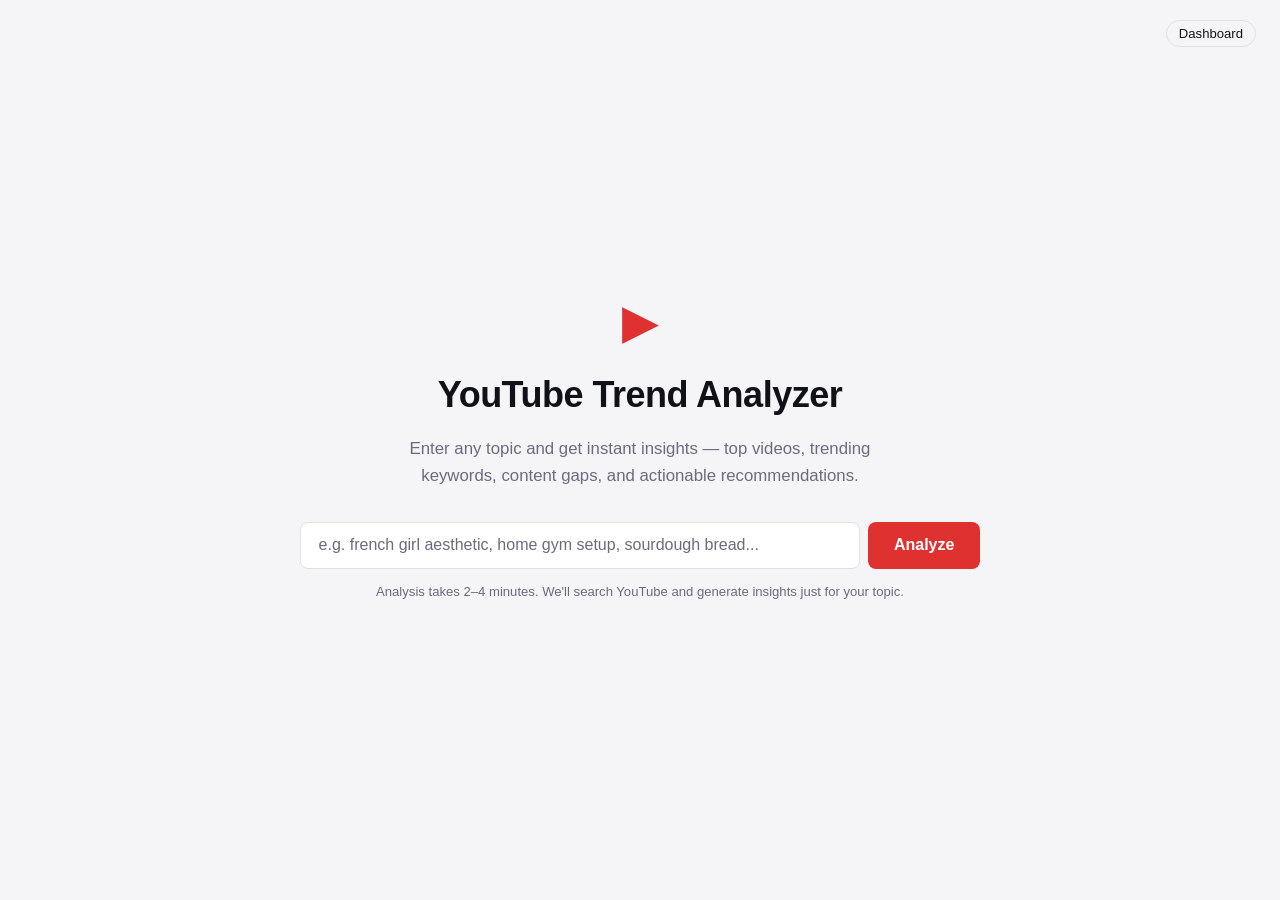
<file: templates/index.html>
<!DOCTYPE html>
<html lang="en">
<head>
  <meta charset="UTF-8" />
  <meta name="viewport" content="width=device-width, initial-scale=1.0" />
  <title>YouTube Trend Analyzer</title>
  <link rel="stylesheet" href="/static/style.css" />
</head>
<body class="index-page">

  <nav class="index-nav">
    <a href="/dashboard" class="nav-link">Dashboard</a>
  </nav>

  <div class="hero">
    <div class="hero-inner">
      <div class="logo">▶</div>
      <h1>YouTube Trend Analyzer</h1>
      <p class="subtitle">Enter any topic and get instant insights — top videos, trending keywords, content gaps, and actionable recommendations.</p>

      <form id="analyzeForm" class="search-form">
        <div class="input-row">
          <input
            type="text"
            id="topicInput"
            name="topic"
            placeholder="e.g. french girl aesthetic, home gym setup, sourdough bread..."
            autocomplete="off"
            required
          />
          <button type="submit" id="runBtn">Analyze</button>
        </div>
        <p class="hint">Analysis takes 2–4 minutes. We'll search YouTube and generate insights just for your topic.</p>
      </form>

      <!-- Progress section (hidden until run starts) -->
      <div id="progressSection" class="progress-section hidden">
        <div class="progress-bar-wrap">
          <div class="progress-bar" id="progressBar"></div>
        </div>
        <p id="progressMsg" class="progress-msg">Starting...</p>
        <ul id="progressLog" class="progress-log"></ul>
      </div>
    </div>
  </div>

  <script>
    const STEPS = ["expand", "search", "details", "channels", "analyze", "done"];
    const STEP_PCT = { expand: 10, search: 35, details: 55, channels: 70, analyze: 90, done: 100, error: 100 };

    const form = document.getElementById("analyzeForm");
    const runBtn = document.getElementById("runBtn");
    const progressSection = document.getElementById("progressSection");
    const progressBar = document.getElementById("progressBar");
    const progressMsg = document.getElementById("progressMsg");
    const progressLog = document.getElementById("progressLog");

    form.addEventListener("submit", async (e) => {
      e.preventDefault();
      const topic = document.getElementById("topicInput").value.trim();
      if (!topic) return;

      runBtn.disabled = true;
      runBtn.textContent = "Running...";
      progressSection.classList.remove("hidden");
      progressLog.innerHTML = "";
      setProgress(5, "Kicking off pipeline...");

      // Start the job
      const formData = new FormData();
      formData.append("topic", topic);
      const res = await fetch("/analyze", { method: "POST", body: formData });
      const { job_id, error } = await res.json();

      if (error) {
        setProgress(100, "Error: " + error);
        runBtn.disabled = false;
        runBtn.textContent = "Analyze";
        return;
      }

      // Stream progress via SSE
      const evtSource = new EventSource(`/stream/${job_id}`);
      evtSource.onmessage = (event) => {
        const data = JSON.parse(event.data);
        const pct = STEP_PCT[data.step] || 50;
        setProgress(pct, data.message);
        addLog(data.step, data.message);

        if (data.step === "done") {
          evtSource.close();
          setTimeout(() => {
            window.location.href = `/report/${job_id}`;
          }, 600);
        } else if (data.step === "error") {
          evtSource.close();
          progressMsg.style.color = "#ef4444";
          runBtn.disabled = false;
          runBtn.textContent = "Try Again";
        }
      };
      evtSource.onerror = () => {
        evtSource.close();
        setProgress(100, "Connection lost. Please try again.");
        runBtn.disabled = false;
        runBtn.textContent = "Try Again";
      };
    });

    function setProgress(pct, msg) {
      progressBar.style.width = pct + "%";
      progressMsg.textContent = msg;
    }

    function addLog(step, msg) {
      const li = document.createElement("li");
      li.textContent = msg;
      li.className = "log-item";
      progressLog.appendChild(li);
      progressLog.scrollTop = progressLog.scrollHeight;
    }
  </script>
</body>
</html>
</file>
<file: static/style.css>
/* ============================================================
   YouTube Trend Analyzer — Global Styles
   ============================================================ */

*, *::before, *::after { box-sizing: border-box; margin: 0; padding: 0; }

:root {
  --bg: #f5f5f7;
  --surface: #ffffff;
  --surface2: #f0f0f3;
  --border: #e0e0e6;
  --accent: #e03131;
  --accent2: #f76707;
  --text: #111118;
  --text-muted: #6b6b80;
  --green: #2f9e44;
  --yellow: #e67700;
  --blue: #1971c2;
  --radius: 12px;
  --radius-sm: 8px;
}

html, body { height: 100%; font-family: -apple-system, BlinkMacSystemFont, "Segoe UI", sans-serif; background: var(--bg); color: var(--text); line-height: 1.6; }

a { color: inherit; text-decoration: none; }
.hidden { display: none !important; }

/* ============================================================
   INDEX PAGE
   ============================================================ */

.index-page { display: flex; align-items: center; justify-content: center; min-height: 100vh; padding: 2rem; }

.hero { width: 100%; max-width: 680px; }

.hero-inner { text-align: center; }

.logo { font-size: 3rem; color: var(--accent); margin-bottom: 1.25rem; line-height: 1; }

.hero h1 { font-size: 2.25rem; font-weight: 700; letter-spacing: -0.5px; margin-bottom: 0.75rem; }

.subtitle { font-size: 1.05rem; color: var(--text-muted); max-width: 520px; margin: 0 auto 2rem; }

/* Search form */
.search-form { margin-top: 2rem; }

.input-row { display: flex; gap: 0.5rem; }

.input-row input {
  flex: 1;
  background: var(--surface);
  border: 1.5px solid var(--border);
  color: var(--text);
  border-radius: var(--radius-sm);
  padding: 0.85rem 1.1rem;
  font-size: 1rem;
  outline: none;
  transition: border-color 0.2s;
}
.input-row input:focus { border-color: var(--accent); }
.input-row input::placeholder { color: var(--text-muted); }

.input-row button {
  background: var(--accent);
  color: #fff;
  border: none;
  border-radius: var(--radius-sm);
  padding: 0.85rem 1.6rem;
  font-size: 1rem;
  font-weight: 600;
  cursor: pointer;
  white-space: nowrap;
  transition: opacity 0.2s;
}
.input-row button:hover { opacity: 0.88; }
.input-row button:disabled { opacity: 0.5; cursor: not-allowed; }

.hint { font-size: 0.82rem; color: var(--text-muted); margin-top: 0.75rem; }

/* Progress */
.progress-section { margin-top: 2.5rem; text-align: left; }

.progress-bar-wrap { height: 6px; background: var(--surface2); border-radius: 99px; overflow: hidden; margin-bottom: 0.85rem; }

.progress-bar { height: 100%; width: 0%; background: linear-gradient(90deg, var(--accent), var(--accent2)); border-radius: 99px; transition: width 0.5s ease; }

.progress-msg { font-size: 0.9rem; color: var(--text-muted); margin-bottom: 0.6rem; }

.progress-log { list-style: none; max-height: 140px; overflow-y: auto; font-size: 0.82rem; color: var(--text-muted); }

.log-item { padding: 0.2rem 0; border-bottom: 1px solid var(--border); }
.log-item::before { content: "✓ "; color: var(--green); }

/* ============================================================
   REPORT PAGE
   ============================================================ */

.report-page { min-height: 100vh; }

/* Header */
.report-header { background: var(--surface); border-bottom: 1px solid var(--border); padding: 1rem 2rem; position: sticky; top: 0; z-index: 100; }

.header-inner { max-width: 1200px; margin: 0 auto; display: flex; align-items: center; gap: 1.5rem; }

.back-link { font-size: 0.85rem; color: var(--text-muted); white-space: nowrap; transition: color 0.2s; }
.back-link:hover { color: var(--text); }

.header-title { display: flex; align-items: center; gap: 0.6rem; flex: 1; min-width: 0; }

.logo-sm { color: var(--accent); font-size: 1.25rem; }

.header-title h1 { font-size: 1.15rem; font-weight: 600; white-space: nowrap; overflow: hidden; text-overflow: ellipsis; }

.report-date { font-size: 0.8rem; color: var(--text-muted); white-space: nowrap; }

/* Loading */
.loading-state { display: flex; flex-direction: column; align-items: center; justify-content: center; gap: 1rem; min-height: 60vh; color: var(--text-muted); }

.spinner { width: 36px; height: 36px; border: 3px solid var(--border); border-top-color: var(--accent); border-radius: 50%; animation: spin 0.8s linear infinite; }
@keyframes spin { to { transform: rotate(360deg); } }

/* Report layout */
.report-content { max-width: 1200px; margin: 0 auto; padding: 2rem; }

/* KPI bar */
.kpi-bar { display: grid; grid-template-columns: repeat(5, 1fr); gap: 1rem; margin-bottom: 2rem; }

@media (max-width: 700px) { .kpi-bar { grid-template-columns: repeat(2, 1fr); } }

.kpi-card { background: var(--surface); border: 1px solid var(--border); border-radius: var(--radius); padding: 1.25rem 1.5rem; display: flex; flex-direction: column; gap: 0.35rem; }

.kpi-value { font-size: 1.6rem; font-weight: 700; color: var(--text); line-height: 1; }

.kpi-label { font-size: 0.78rem; color: var(--text-muted); text-transform: uppercase; letter-spacing: 0.05em; }

/* Grid */
.report-grid { display: grid; grid-template-columns: 1fr 1fr; gap: 1.25rem; }

@media (max-width: 900px) { .report-grid { grid-template-columns: 1fr; } }

.card { background: var(--surface); border: 1px solid var(--border); border-radius: var(--radius); padding: 1.5rem; }

.full-width { grid-column: 1 / -1; }

.card-title { font-size: 1rem; font-weight: 600; margin-bottom: 1rem; display: flex; align-items: center; gap: 0.6rem; }

.card-desc { font-size: 0.85rem; color: var(--text-muted); margin-bottom: 1rem; margin-top: -0.5rem; }

.badge { font-size: 0.7rem; background: rgba(34,197,94,0.15); color: var(--green); border: 1px solid rgba(34,197,94,0.3); border-radius: 99px; padding: 0.2em 0.65em; font-weight: 600; }

.empty { color: var(--text-muted); font-size: 0.88rem; font-style: italic; }

/* Videos list */
.videos-list { display: flex; flex-direction: column; gap: 0.5rem; }

.video-row {
  display: flex;
  align-items: center;
  gap: 0.85rem;
  padding: 0.75rem;
  border-radius: var(--radius-sm);
  border: 1px solid transparent;
  transition: background 0.15s, border-color 0.15s;
  cursor: pointer;
}
.video-row:hover { background: var(--surface2); border-color: var(--border); }

.video-rank { font-size: 1rem; font-weight: 700; color: var(--text-muted); width: 1.5rem; text-align: center; flex-shrink: 0; }

.video-thumb { width: 100px; height: 56px; object-fit: cover; border-radius: 6px; flex-shrink: 0; background: var(--surface2); }

.video-info { flex: 1; min-width: 0; }

.video-title { font-size: 0.9rem; font-weight: 500; white-space: nowrap; overflow: hidden; text-overflow: ellipsis; margin-bottom: 0.25rem; }

.video-meta { font-size: 0.78rem; color: var(--text-muted); display: flex; align-items: center; flex-wrap: wrap; gap: 0.3rem; }

.dot { color: var(--border); }

.format-badge { font-size: 0.7rem; padding: 0.15em 0.55em; border-radius: 99px; font-weight: 600; margin-left: 0.2rem; }
.format-badge.short { background: #fff3cd; color: #7c5e00; }
.format-badge.mid { background: #dbeafe; color: #1e40af; }
.format-badge.long { background: #dcfce7; color: #166534; }
.format-badge.unknown { background: var(--surface2); color: var(--text-muted); }

.ext-icon { font-size: 0.9rem; color: var(--text-muted); flex-shrink: 0; }

/* Video item wrapper */
.video-item { border-radius: var(--radius-sm); overflow: hidden; }

.video-row { cursor: pointer; }

.video-row-actions { display: flex; align-items: center; gap: 0.6rem; flex-shrink: 0; }

.dropdown-toggle { font-size: 1rem; color: var(--text-muted); user-select: none; padding: 0.1rem 0.3rem; transition: transform 0.2s; }

/* Dropdown panel */
.video-dropdown { background: var(--surface2); border-top: 1px solid var(--border); padding: 1rem 1.25rem; display: flex; flex-direction: column; gap: 1rem; }

.dropdown-section { display: flex; flex-direction: column; gap: 0.4rem; }

.dropdown-label { font-size: 0.72rem; font-weight: 600; text-transform: uppercase; letter-spacing: 0.06em; color: var(--text-muted); }

.dropdown-desc { font-size: 0.85rem; color: var(--text-muted); line-height: 1.6; }

.dropdown-comments { list-style: none; display: flex; flex-direction: column; gap: 0.5rem; }

.dropdown-comment { font-size: 0.85rem; color: var(--text-muted); padding: 0.5rem 0.75rem; background: var(--surface); border-left: 2px solid var(--border); border-radius: 0 4px 4px 0; line-height: 1.5; }

/* Search keyword tags */
.search-keywords { display: flex; flex-wrap: wrap; gap: 0.5rem; }

.search-kw-tag {
  display: inline-block;
  font-size: 0.82rem;
  background: var(--surface2);
  border: 1px solid var(--border);
  border-radius: 999px;
  padding: 0.35em 1em;
  color: var(--text);
  white-space: nowrap;
}

.search-kw-sep { display: none; }

/* Keywords */
.keywords-list { display: flex; flex-direction: column; gap: 0.6rem; }

.kw-row { display: flex; align-items: center; gap: 0.75rem; }

.kw-term { font-size: 0.85rem; width: 150px; flex-shrink: 0; white-space: nowrap; overflow: hidden; text-overflow: ellipsis; }

.kw-bar-wrap { flex: 1; height: 8px; background: var(--surface2); border-radius: 99px; overflow: hidden; }

.kw-bar { height: 100%; background: linear-gradient(90deg, var(--accent), var(--accent2)); border-radius: 99px; transition: width 0.6s ease; }

.kw-count { font-size: 0.8rem; color: var(--text-muted); width: 2rem; text-align: right; flex-shrink: 0; }

/* Gaps */
.gaps-list { list-style: none; display: flex; flex-direction: column; gap: 0.5rem; }

.gap-item { font-size: 0.9rem; padding: 0.55rem 0.85rem; background: rgba(34,197,94,0.06); border: 1px solid rgba(34,197,94,0.18); border-radius: var(--radius-sm); }

/* Recommendations */
.recs-list { display: flex; flex-direction: column; gap: 0.75rem; padding-left: 0; list-style: none; counter-reset: recs; }

.rec-item { counter-increment: recs; display: flex; gap: 1rem; padding: 1rem 1.25rem; background: var(--surface2); border-radius: var(--radius-sm); font-size: 0.92rem; line-height: 1.55; }

.rec-item::before { content: counter(recs); font-weight: 700; font-size: 1rem; color: var(--accent); flex-shrink: 0; width: 1.25rem; }

/* Title Formulas */
.title-formulas-grid {
  display: grid;
  grid-template-columns: repeat(auto-fill, minmax(260px, 1fr));
  gap: 1rem;
}

.formula-card {
  background: var(--surface2);
  border: 1px solid var(--border);
  border-radius: var(--radius-sm);
  padding: 1rem 1.1rem;
  display: flex; flex-direction: column; gap: 0.55rem;
}

.formula-card-top {
  display: flex; align-items: center; justify-content: space-between;
}

.formula-hook-badge {
  font-size: 0.75rem; font-weight: 700;
  padding: 0.2rem 0.65rem;
  background: rgba(224, 49, 49, 0.08);
  color: var(--accent);
  border: 1px solid rgba(224, 49, 49, 0.2);
  border-radius: 999px;
}

.formula-count {
  font-size: 0.75rem; color: var(--muted, var(--text-muted));
}

.formula-template {
  font-size: 0.85rem; font-weight: 500;
  color: var(--text); font-style: italic;
}

.formula-stats {
  font-size: 0.78rem; color: var(--muted, var(--text-muted));
  display: flex; align-items: center; gap: 0.4rem;
}

.formula-example {
  display: flex; flex-direction: column; gap: 0.15rem;
  padding-top: 0.4rem;
  border-top: 1px solid var(--border);
}

.formula-example-label {
  font-size: 0.7rem; text-transform: uppercase;
  letter-spacing: 0.05em; color: var(--muted, var(--text-muted));
}

.formula-example-title {
  font-size: 0.8rem; color: var(--text);
  text-decoration: none; line-height: 1.4;
}
.formula-example-title:hover { text-decoration: underline; color: var(--accent); }

.formula-example-views {
  font-size: 0.75rem; color: var(--muted, var(--text-muted));
}

/* Title Suggestions */
.title-suggestions-wrap {
  margin-top: 1.5rem;
  padding-top: 1.25rem;
  border-top: 1px solid var(--border);
}

.title-suggestions-heading {
  font-size: 0.95rem; font-weight: 700;
  margin-bottom: 0.75rem;
}

.title-suggestions-list { display: flex; flex-direction: column; gap: 0.5rem; }

.title-suggestion-row {
  display: flex; align-items: center; gap: 0.75rem;
  padding: 0.65rem 0.9rem;
  background: var(--surface2);
  border-radius: var(--radius-sm);
}

.title-suggestion-num {
  font-size: 0.78rem; font-weight: 700;
  color: var(--accent); flex-shrink: 0; width: 1rem; text-align: center;
}

.title-suggestion-text {
  flex: 1; font-size: 0.88rem; line-height: 1.4;
}

.suggestion-copied {
  font-size: 0.75rem; color: var(--green);
  flex-shrink: 0;
}

/* Rising Channels */
.rising-channels-list { display: flex; flex-direction: column; gap: 0.5rem; }

.rising-channel-row {
  display: flex; align-items: center; justify-content: space-between; gap: 1rem;
  padding: 0.7rem 1rem; background: var(--surface2);
  border-radius: var(--radius-sm);
}

.rising-channel-info { display: flex; flex-direction: column; gap: 0.15rem; min-width: 0; }

.rising-channel-name { font-weight: 600; font-size: 0.92rem; }

.rising-channel-meta { font-size: 0.78rem; color: var(--muted, var(--text-muted)); }

.rising-ratio-badge {
  flex-shrink: 0; font-size: 0.78rem; font-weight: 700;
  padding: 0.25rem 0.65rem;
  background: rgba(32, 158, 68, 0.1); color: var(--green);
  border: 1px solid rgba(32, 158, 68, 0.25);
  border-radius: 999px; white-space: nowrap;
}

/* ============================================================
   POST GENERATOR — report.html additions
   ============================================================ */

/* Video select checkbox */
.video-select-cb {
  width: 16px; height: 16px; flex-shrink: 0; cursor: pointer;
  accent-color: var(--accent); margin-right: 0.25rem;
}

/* Sticky create-post bar */
.create-post-bar {
  position: fixed; bottom: 0; left: 0; right: 0; z-index: 100;
  background: var(--surface); border-top: 1px solid var(--border);
  padding: 0.85rem 1.5rem;
  display: flex; align-items: center; justify-content: space-between;
  gap: 1rem;
  box-shadow: 0 -2px 12px rgba(0,0,0,0.06);
}

.create-post-count {
  font-size: 0.9rem; color: var(--text-muted);
}

.create-post-bar.bar-has-selection .create-post-count {
  color: var(--text); font-weight: 600;
}

.create-post-btn {
  white-space: nowrap;
}

/* Add bottom padding to report page so bar doesn't overlap content */
.report-page .report-content { padding-bottom: 5rem; }

/* ============================================================
   POST GENERATOR — create_post.html
   ============================================================ */

.create-post-main {
  max-width: 820px; margin: 0 auto; padding: 2rem 1.5rem 4rem;
  display: flex; flex-direction: column; gap: 1.5rem;
}

/* Reference videos */
.ref-notice {
  font-size: 0.9rem; color: var(--text-muted);
  background: rgba(230,119,0,0.06); border: 1px solid rgba(230,119,0,0.18);
  border-radius: var(--radius-sm); padding: 0.65rem 1rem;
}

.ref-list { list-style: none; display: flex; flex-direction: column; gap: 0.35rem; }
.ref-item { font-size: 0.9rem; color: var(--text-muted); padding-left: 0.25rem; }

/* Photo dropzone */
.photo-dropzone {
  border: 2px dashed var(--border); border-radius: var(--radius);
  transition: border-color 0.2s, background 0.2s; cursor: pointer;
}

.photo-dropzone.drag-over {
  border-color: var(--accent); background: rgba(224,49,49,0.04);
}

.dropzone-inner {
  display: flex; flex-direction: column; align-items: center; justify-content: center;
  padding: 2rem 1rem; gap: 0.4rem;
}

.dropzone-icon { font-size: 1.8rem; }
.dropzone-text { font-size: 0.95rem; color: var(--text-muted); }
.dropzone-hint { font-size: 0.8rem; color: var(--text-muted); opacity: 0.7; }

/* Photo preview grid (upload order) */
.photo-preview-grid {
  display: flex; flex-wrap: wrap; gap: 0.75rem; margin-top: 1rem;
}

.photo-thumb-wrap {
  position: relative; width: 90px; height: 90px; border-radius: var(--radius-sm);
  overflow: hidden; border: 1px solid var(--border); flex-shrink: 0;
}

.photo-thumb-img {
  width: 100%; height: 100%; object-fit: cover; display: block;
}

.photo-order-badge {
  position: absolute; top: 4px; left: 4px;
  background: rgba(0,0,0,0.55); color: #fff;
  font-size: 0.7rem; font-weight: 700; line-height: 1;
  padding: 3px 6px; border-radius: 999px;
}

.photo-remove-btn {
  position: absolute; top: 4px; right: 4px;
  background: rgba(0,0,0,0.55); color: #fff; border: none;
  border-radius: 999px; width: 20px; height: 20px;
  font-size: 0.85rem; line-height: 1; cursor: pointer;
  display: flex; align-items: center; justify-content: center;
}

.photo-remove-btn:hover { background: var(--accent); }

/* Platform toggle — segmented control */
.platform-toggle {
  display: inline-flex; gap: 3px;
  background: var(--surface2); border-radius: 999px;
  padding: 3px; border: 1px solid var(--border);
  margin-bottom: 0.6rem;
}

.platform-btn {
  padding: 0.38rem 1.1rem;
  border: none; border-radius: 999px;
  background: transparent;
  font-size: 0.88rem; font-weight: 500; font-family: inherit;
  cursor: pointer; color: var(--text-muted);
  transition: background 0.15s, color 0.15s, box-shadow 0.15s;
  white-space: nowrap;
}

.platform-btn.active {
  background: var(--surface); color: var(--text); font-weight: 600;
  box-shadow: 0 1px 4px rgba(0,0,0,0.1);
}

/* Hint text below the segmented control */
.platform-hint {
  font-size: 0.78rem; color: var(--text-muted);
  margin-bottom: 0; margin-top: 0;
  display: block;
}

/* Platform options */
.platform-options { margin-top: 0; }

.field-label {
  display: block; font-size: 0.82rem; font-weight: 600;
  text-transform: uppercase; letter-spacing: 0.04em;
  color: var(--text-muted); margin-bottom: 0.5rem;
}

.tone-select {
  width: 100%; padding: 0.75rem 1rem;
  border: 1.5px solid var(--border); border-radius: var(--radius-sm);
  background: var(--surface); color: var(--text);
  font-size: 0.9rem; cursor: pointer; appearance: none;
  background-image: url("data:image/svg+xml,%3Csvg xmlns='http://www.w3.org/2000/svg' width='12' height='8' viewBox='0 0 12 8'%3E%3Cpath d='M1 1l5 5 5-5' stroke='%236b6b80' stroke-width='1.5' fill='none' stroke-linecap='round'/%3E%3C/svg%3E");
  background-repeat: no-repeat; background-position: right 1rem center;
  padding-right: 2.5rem;
}

.tone-select:focus { outline: none; border-color: var(--accent); }

/* RedNote style toggle */
.rn-style-toggle {
  display: flex; gap: 0.5rem; flex-wrap: wrap;
}

.rn-style-btn {
  padding: 0.5rem 1.1rem; border: 1.5px solid var(--border);
  border-radius: 999px; background: var(--surface);
  font-size: 0.88rem; cursor: pointer; color: var(--text-muted);
  transition: border-color 0.15s, color 0.15s, background 0.15s;
}

.rn-style-btn.active {
  border-color: var(--accent); color: var(--accent);
  background: rgba(224,49,49,0.06); font-weight: 600;
}

/* Ideas textarea */
.ideas-textarea {
  width: 100%; padding: 0.85rem 1rem;
  border: 1.5px solid var(--border); border-radius: var(--radius-sm);
  background: var(--surface); color: var(--text);
  font-size: 0.9rem; font-family: inherit; resize: vertical;
}

.ideas-textarea:focus { outline: none; border-color: var(--accent); }

.optional-tag {
  font-size: 0.75rem; font-weight: 400; color: var(--text-muted);
  margin-left: 0.4rem; text-transform: none; letter-spacing: 0;
}

/* ---- Base button ---- */
.btn {
  display: inline-flex; align-items: center; justify-content: center;
  gap: 0.4rem;
  padding: 0.55rem 1.4rem;
  border-radius: 999px;
  border: none;
  background: var(--text);
  color: #fff;
  font-size: 0.875rem; font-weight: 600; font-family: inherit;
  cursor: pointer; white-space: nowrap;
  transition: opacity 0.15s, transform 0.1s, box-shadow 0.15s;
  box-shadow: 0 1px 3px rgba(0,0,0,0.12);
  letter-spacing: 0.01em;
}
.btn:hover  { opacity: 0.88; box-shadow: 0 2px 8px rgba(0,0,0,0.15); }
.btn:active { transform: scale(0.97); }
.btn:disabled { opacity: 0.45; cursor: not-allowed; transform: none; }

/* Generate button */
.generate-wrap {
  display: flex; flex-direction: column; align-items: center; gap: 0.75rem;
}

.btn-large { padding: 0.85rem 2.4rem; font-size: 1rem; border-radius: 999px; }

.generate-error {
  font-size: 0.88rem; color: #ef4444; text-align: center;
}

/* Result section */
.result-caption-wrap { margin-bottom: 1.75rem; }

.result-caption-label, .result-photos-label {
  font-size: 0.82rem; font-weight: 600; text-transform: uppercase;
  letter-spacing: 0.04em; color: var(--text-muted); margin-bottom: 0.5rem;
}

.caption-box {
  min-height: 120px; padding: 1rem 1.1rem;
  border: 1.5px solid var(--border); border-radius: var(--radius-sm);
  background: var(--surface2); font-size: 0.92rem; line-height: 1.65;
  white-space: pre-wrap; word-break: break-word;
  cursor: text;
}

.caption-box:focus { outline: none; border-color: var(--accent); background: var(--surface); }

.cover-slide-box {
  min-height: 48px; font-size: 1rem; font-weight: 600;
  background: rgba(224, 49, 49, 0.04);
  border-color: rgba(224, 49, 49, 0.25);
}

.rednote-title-box {
  min-height: 48px; font-size: 1rem; font-weight: 600;
  background: rgba(247, 103, 7, 0.04);
  border-color: rgba(247, 103, 7, 0.25);
}

/* Variant card — cover slide inline and rednote title */
.variant-cover-inline {
  font-size: 0.82rem; color: var(--muted, var(--text-muted));
  font-style: italic; margin-left: 0.4rem;
}
.variant-rednote-title {
  font-size: 0.9rem; font-weight: 700; color: var(--text);
  padding-bottom: 0.25rem;
  border-bottom: 1px solid var(--border);
}

.copy-btn {
  display: inline-flex; align-items: center; justify-content: center;
  margin-top: 0.6rem; padding: 0.48rem 1.1rem;
  border: 1.5px solid var(--border); border-radius: 999px;
  background: transparent; font-size: 0.82rem; font-weight: 500;
  font-family: inherit; cursor: pointer; color: var(--text-muted);
  transition: border-color 0.15s, color 0.15s, background 0.15s;
  letter-spacing: 0.01em;
}

.copy-btn:hover {
  border-color: var(--text-muted); color: var(--text);
  background: var(--surface2);
}

.copied-msg {
  font-size: 0.82rem; color: var(--green); margin-left: 0.5rem;
  display: inline;
}

/* Result photo grid (AI order, draggable) */
.result-photo-grid {
  display: flex; flex-wrap: wrap; gap: 0.85rem; margin-top: 0.5rem;
}

.result-photo-item {
  position: relative; width: 110px;
  border-radius: var(--radius-sm); overflow: visible;
  cursor: grab; user-select: none; flex-shrink: 0;
}

.result-photo-item:active { cursor: grabbing; }

.result-photo-img {
  width: 110px; height: 110px; object-fit: cover; display: block;
  border-radius: var(--radius-sm); border: 1px solid var(--border);
}

.result-order-badge {
  position: absolute; top: -8px; left: -8px;
  width: 24px; height: 24px; border-radius: 999px;
  background: var(--accent); color: #fff;
  font-size: 0.75rem; font-weight: 700;
  display: flex; align-items: center; justify-content: center;
  box-shadow: 0 1px 4px rgba(0,0,0,0.2);
}

.result-photo-note {
  display: block; margin-top: 0.35rem;
  font-size: 0.72rem; color: var(--text-muted);
  line-height: 1.3; text-align: center;
  width: 110px; word-break: break-word;
}

/* Lightbox */
.lightbox {
  position: fixed; inset: 0; z-index: 999;
  background: rgba(0,0,0,0.82);
  display: flex; align-items: center; justify-content: center;
  cursor: zoom-out;
}

.lightbox-img {
  max-width: 90vw; max-height: 88vh;
  border-radius: var(--radius);
  box-shadow: 0 8px 40px rgba(0,0,0,0.4);
  object-fit: contain;
  cursor: default;
}

.lightbox-close {
  position: absolute; top: 1.25rem; right: 1.5rem;
  background: rgba(255,255,255,0.12); border: none;
  color: #fff; font-size: 1.5rem; line-height: 1;
  width: 36px; height: 36px; border-radius: 999px;
  cursor: pointer; display: flex; align-items: center; justify-content: center;
  transition: background 0.15s;
}

.lightbox-close:hover { background: rgba(255,255,255,0.22); }

/* Make result photos show pointer cursor */
.result-photo-img { cursor: zoom-in; }

/* SortableJS ghost */
.sortable-ghost { opacity: 0.35; }
.sortable-chosen { box-shadow: 0 4px 16px rgba(0,0,0,0.15); }

/* ============================================================
   CAPTION VARIANTS
   ============================================================ */

/* Variants section header */
.variants-header {
  display: flex; align-items: center; justify-content: space-between;
  margin-bottom: 1.25rem;
}

.variants-header .card-title { margin: 0; }

/* Variant list */
.variants-list {
  display: flex; flex-direction: column; gap: 1rem;
}

/* Variant card */
.variant-card {
  border: 2px solid var(--border); border-radius: var(--radius);
  padding: 1.1rem 1.25rem; background: var(--surface);
  transition: border-color 0.2s, background 0.2s;
}

.variant-card.selected {
  border-color: var(--accent);
  background: rgba(224,49,49,0.03);
}

.variant-card-header {
  margin-bottom: 0.65rem;
}

/* Tone badge */
.variant-tone-badge {
  display: inline-block; padding: 0.25em 0.75em;
  border-radius: 999px; font-size: 0.75rem; font-weight: 700;
  text-transform: uppercase; letter-spacing: 0.05em;
  background: rgba(224,49,49,0.08); color: var(--accent);
  border: 1px solid rgba(224,49,49,0.2);
}

/* Caption preview (clamped to 5 lines) */
.variant-caption {
  font-size: 0.88rem; line-height: 1.6; color: var(--text);
  display: -webkit-box; -webkit-line-clamp: 5; -webkit-box-orient: vertical;
  overflow: hidden; margin-bottom: 0.85rem;
  white-space: pre-wrap; word-break: break-word;
}

/* Mini photo strip */
.variant-photo-strip {
  display: flex; flex-wrap: nowrap; gap: 0.4rem;
  margin-bottom: 0.85rem; align-items: center;
  overflow: hidden;
}

.variant-strip-thumb {
  width: 56px; height: 56px; object-fit: cover; flex-shrink: 0;
  border-radius: 6px; border: 1px solid var(--border);
  pointer-events: none;
}

.variant-strip-more {
  font-size: 0.78rem; color: var(--text-muted); flex-shrink: 0;
  padding-left: 0.25rem;
}

/* Variant action row */
.variant-actions {
  display: flex; gap: 0.5rem; justify-content: flex-end;
  align-items: center; margin-top: 0.25rem;
}

/* Override copy-btn margin inside variant cards */
.variant-actions .copy-btn { margin-top: 0; }

.variant-use-btn {
  padding: 0.48rem 1.25rem; font-size: 0.85rem;
  background: var(--text); color: #fff;
}

.variant-error {
  font-size: 0.85rem; color: #ef4444; margin-top: 0.5rem;
}

.variant-copied-msg {
  font-size: 0.78rem; color: var(--green);
  display: inline; margin-left: 0.5rem;
}

/* =========================================================
   Dashboard
   ========================================================= */

/* Index page nav bar */
.index-nav {
  position: absolute; top: 1.25rem; right: 1.5rem;
  z-index: 10;
}

/* Shared nav link (used in all headers + index nav) */
.nav-link {
  font-size: 0.82rem; font-weight: 500;
  color: var(--muted); text-decoration: none;
  padding: 0.3rem 0.75rem;
  border: 1px solid var(--border);
  border-radius: 999px;
  transition: color 0.15s, border-color 0.15s;
}
.nav-link:hover { color: var(--text); border-color: var(--text); }

/* Report header right slot */
.header-right {
  display: flex; align-items: center; gap: 0.75rem;
}

/* Save Niche button */
.save-niche-btn {
  font-size: 0.82rem; font-weight: 500;
  padding: 0.3rem 0.85rem;
  border: 1px solid var(--accent);
  border-radius: 999px;
  background: transparent; color: var(--accent);
  cursor: pointer; transition: background 0.15s, color 0.15s;
}
.save-niche-btn:hover { background: var(--accent); color: #fff; }
.save-niche-btn.saved { background: var(--green); border-color: var(--green); color: #fff; cursor: default; }
.save-niche-btn:disabled { opacity: 0.6; cursor: default; }

/* Dashboard main */
.dashboard-main {
  max-width: 960px; margin: 2rem auto;
  padding: 0 1.5rem 4rem;
}

.dashboard-add-wrap {
  text-align: center; margin-top: 2rem;
}

/* Empty state */
.empty-state {
  text-align: center; padding: 4rem 2rem;
}
.empty-icon { font-size: 2.5rem; margin-bottom: 0.75rem; }
.empty-title { font-size: 1.1rem; font-weight: 600; margin: 0 0 0.4rem; }
.empty-desc { color: var(--muted); font-size: 0.9rem; margin: 0 0 1.5rem; }

/* Niches grid */
.niches-grid {
  display: grid;
  grid-template-columns: repeat(auto-fill, minmax(280px, 1fr));
  gap: 1.25rem;
}

/* Niche card */
.niche-card {
  background: var(--surface);
  border: 1px solid var(--border);
  border-radius: var(--radius);
  padding: 1.1rem 1.2rem 1rem;
  position: relative;
  transition: box-shadow 0.15s;
}
.niche-card:hover { box-shadow: 0 2px 12px rgba(0,0,0,0.07); }
.niche-card.refreshing { opacity: 0.6; pointer-events: none; }

.niche-refreshing-overlay {
  position: absolute; inset: 0;
  background: rgba(255,255,255,0.65);
  border-radius: var(--radius);
  display: flex; flex-direction: column;
  align-items: center; justify-content: center;
  gap: 0.4rem; font-size: 0.85rem; color: var(--muted);
  z-index: 2;
}

/* Card top row */
.niche-card-top {
  display: flex; align-items: center; gap: 0.5rem;
  margin-bottom: 0.75rem;
}

.drag-handle {
  color: var(--muted); cursor: grab; font-size: 1.1rem;
  flex-shrink: 0; user-select: none;
}
.drag-handle:active { cursor: grabbing; }

.niche-name-wrap {
  display: flex; align-items: center; gap: 0.4rem; flex: 1; min-width: 0;
}

.niche-name {
  font-weight: 600; font-size: 0.97rem;
  white-space: nowrap; overflow: hidden; text-overflow: ellipsis;
  cursor: default;
}

.niche-rename-input {
  font-size: 0.95rem; font-weight: 600;
  border: 1px solid var(--accent); border-radius: 6px;
  padding: 0.15rem 0.4rem; flex: 1; min-width: 0;
  outline: none;
}

/* Summary stat chips */
.niche-summary {
  display: flex; flex-wrap: wrap; gap: 0.4rem;
  margin-bottom: 0.65rem;
}
.niche-stat {
  font-size: 0.75rem; padding: 0.2rem 0.6rem;
  border: 1px solid var(--border);
  border-radius: 999px; color: var(--muted);
  background: var(--bg);
}
.niche-stat.accent {
  border-color: var(--accent); color: var(--accent);
  background: transparent;
}

.niche-meta {
  font-size: 0.75rem; color: var(--muted); margin-bottom: 0.85rem;
}

/* Card action row */
.niche-actions {
  display: flex; flex-wrap: wrap; gap: 0.4rem; align-items: center;
}

.btn-sm {
  font-size: 0.78rem; padding: 0.32rem 0.8rem;
}
.btn-outline {
  background: transparent;
  border: 1px solid var(--border);
  color: var(--text);
  box-shadow: none;
}
.btn-outline:hover { border-color: var(--text); background: transparent; box-shadow: none; }
.btn-accent {
  background: var(--accent); color: #fff;
  box-shadow: none;
}
.btn-accent:hover { background: #7c3aed; box-shadow: none; }

/* Icon-only buttons */
.icon-btn {
  background: none; border: none; cursor: pointer;
  font-size: 1rem; color: var(--muted); padding: 0.2rem;
  border-radius: 4px; transition: color 0.15s;
  flex-shrink: 0;
}
.icon-btn:hover { color: var(--text); }
.delete-btn:hover { color: #ef4444; }
.rename-btn { font-size: 0.85rem; }
</file>
